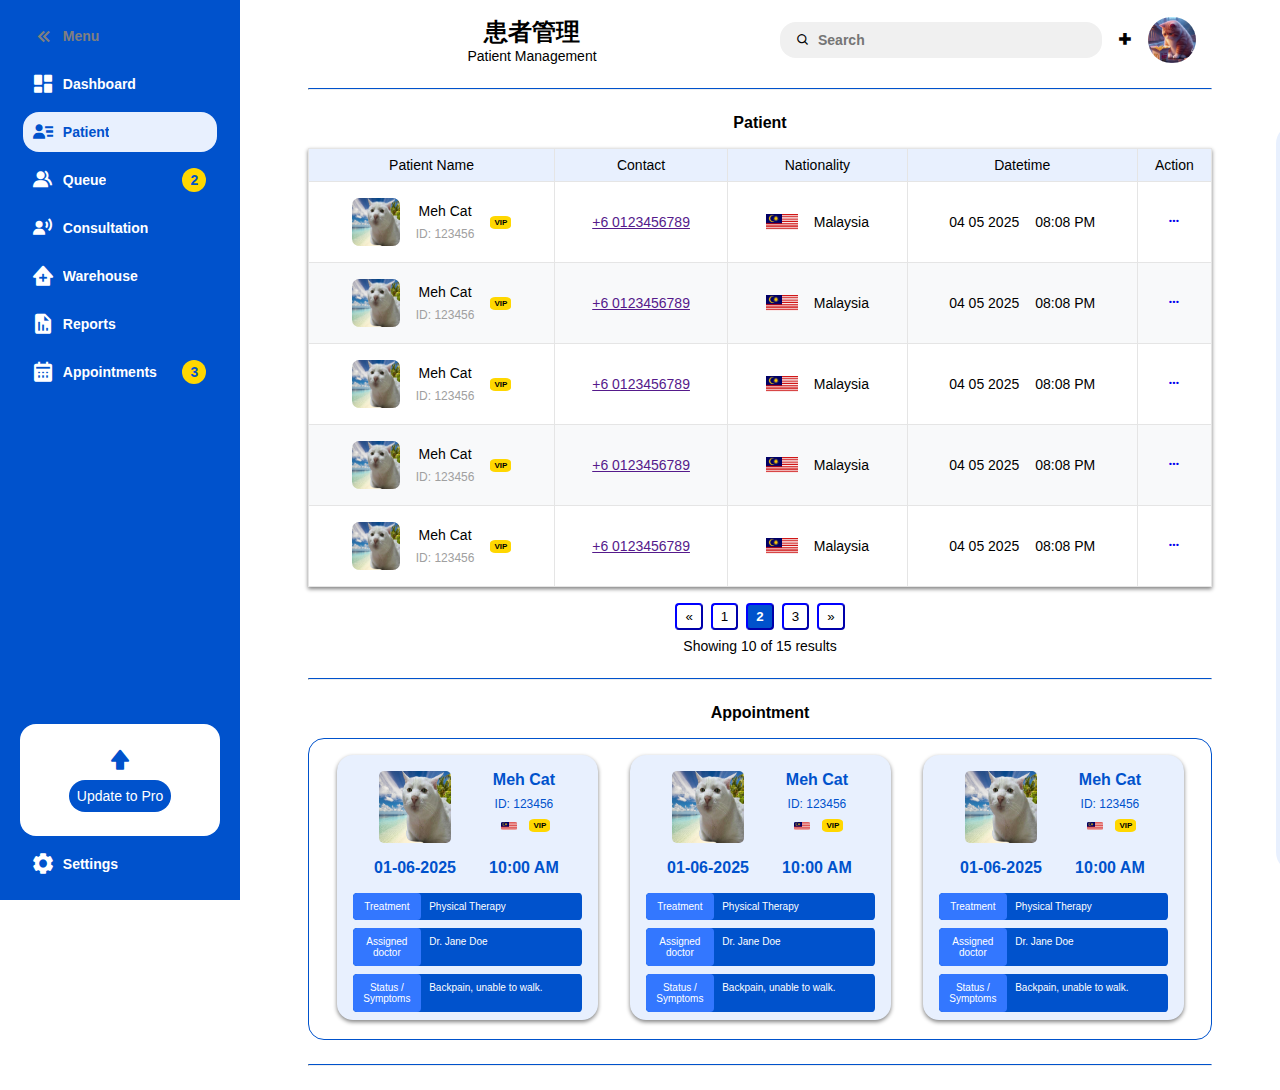
<file: html/index.html>
<!DOCTYPE html>
<html lang="en">
  <head>
    <meta charset="UTF-8" />
    <meta name="viewport" content="width=device-width, initial-scale=1.0" />
    <title>Patient Management</title>
    <link
      rel="stylesheet"
      href="https://unpkg.com/boxicons@2.1.4/css/boxicons.min.css"
    />
    <link rel="stylesheet" href="../css/styles.css" />
    <link
      rel="icon"
      href="https://encrypted-tbn0.gstatic.com/images?q=tbn:ANd9GcR_R_yXNKqVkZkUW6c4lOkwIxSi2nurpSeDGQ&s"
    />
  </head>
  <body>
    <!-- Navbar -->
    <header class="container flex gap-8 mobile-column">
      <div class="container flex flex-column">
        <div class="title-text">患者管理</div>
        <div class="subtitle-text">Patient Management</div>
      </div>

      <div class="container flex gap-8">
        <div class="search-bar container flex">
          <i class="bx bx-search"></i>
          <input type="text" placeholder="Search" />
        </div>
        <button
          href="#"
          class="btn btn-secondary btn-tooltip"
          data-tooltip="Add New Patient"
        >
          <i class="bx bx-plus-medical"></i>
        </button>
        <div class="user-image btn-tooltip" data-tooltip="Account">
          <img src="../images/friescat.jpg" alt="User Profile" />
        </div>
      </div>
    </header>

    <!-- Sidebar -->
    <aside class="sidebar">
      <nav>
        <ul class="flex flex-column gap-8">
          <li>
            <input type="checkbox" id="sidebar-checkbox" hidden />
            <label
              class="sidebar-item container flex cursor-pointer menu-sidebar btn-tooltip"
              data-tooltip="Menu"
              for="sidebar-checkbox"
            >
              <div class="flex gap-8">
                <i class="bx bx-chevrons-right"></i>
                <span>Menu</span>
              </div>
            </label>
          </li>

          <li>
            <a
              href="#"
              class="sidebar-item container flex btn-tooltip"
              data-tooltip="Dashboard"
            >
              <div class="flex gap-8">
                <i class="bx bxs-dashboard"></i>
                <span>Dashboard</span>
              </div>
            </a>
          </li>
          <li>
            <a
              href="#"
              class="sidebar-item container flex active btn-tooltip"
              data-tooltip="Patient"
            >
              <div class="flex gap-8">
                <i class="bx bxs-user-detail"></i>
                <span>Patient</span>
              </div>
            </a>
          </li>
          <li>
            <a
              href="#"
              class="sidebar-item container flex btn-tooltip"
              data-tooltip="Queue"
            >
              <div class="flex gap-8">
                <i class="bx bxs-group"></i>
                <span>Queue</span>
                <span class="counter-badge">2</span>
              </div>
            </a>
          </li>
          <li>
            <a
              href="#"
              class="sidebar-item container flex btn-tooltip"
              data-tooltip="Consultation"
            >
              <div class="flex gap-8">
                <i class="bx bxs-user-voice"></i>
                <span>Consultation</span>
              </div>
            </a>
          </li>
          <li>
            <a
              href="#"
              class="sidebar-item container flex btn-tooltip"
              data-tooltip="Warehouse"
            >
              <div class="flex gap-8">
                <i class="bx bxs-clinic"></i>
                <span>Warehouse</span>
              </div>
            </a>
          </li>
          <li>
            <a
              href="#"
              class="sidebar-item container flex btn-tooltip"
              data-tooltip="Reports"
            >
              <div class="flex gap-8">
                <i class="bx bxs-report"></i>
                <span>Reports</span>
              </div>
            </a>
          </li>
          <li>
            <a
              href="#"
              class="sidebar-item container flex btn-tooltip"
              data-tooltip="Appointments"
            >
              <div class="flex gap-8">
                <i class="bx bxs-calendar"></i>
                <span>Appointments</span>
                <span class="counter-badge">3</span>
              </div>
            </a>
          </li>

          <li>
            <a
              class="sidebar-item card container flex flex-column btn-tooltip"
              data-tooltip="Update to Pro"
            >
              <i class="bx bxs-upvote"></i>
              <button class="btn btn-primary text-nowrap">Update to Pro</button>
            </a>
          </li>

          <li>
            <a
              href="#"
              class="sidebar-item container flex btn-tooltip"
              data-tooltip="Settings"
            >
              <div class="flex gap-8">
                <i class="bx bxs-cog"></i>
                <span>Settings</span>
              </div>
            </a>
          </li>
        </ul>
      </nav>
    </aside>

    <!-- Main -->
    <main class="main-con container flex flex-column">
      <hr class="new1" />
      <div class="container flex text-16-b margin-tb-8">Patient</div>

      <!-- Table -->
      <div class="table-responsive shadow-table">
        <table class="table table-alt-row table-bordered table-hover">
          <thead>
            <tr>
              <th>Patient Name</th>
              <th>Contact</th>
              <th>Nationality</th>
              <th>Datetime</th>
              <th>Action</th>
            </tr>
          </thead>
          <tbody>
            <tr class="data-row">
              <td data-title="Patient Name">
                <a href="#meh-cat-detail" class="click-overlay"></a>
                <div class="patient-name container flex gap-16">
                  <img src="../images/mehcat-nbg.png" alt="mehcat" />
                  <div class="container flex flex-column gap-8 m-0 p-0 w-auto">
                    <div>Meh Cat</div>
                    <div class="text-12-muted">ID: 123456</div>
                  </div>
                  <div class="vip-badge">VIP</div>
                </div>
              </td>
              <td data-title="Contact">
                <div class="container flex gap-16">
                  <a href="">+6 0123456789</a>
                </div>
              </td>
              <td data-title="Nationality">
                <div class="container flex gap-16">
                  <img
                    class="flag"
                    src="../images/malaysia.png"
                    alt="Malaysia"
                  />
                  <p>Malaysia</p>
                </div>
              </td>
              <td data-title="Datetime">
                <div class="container flex gap-16">
                  <time>04 05 2025</time>
                  <time>08:08 PM</time>
                </div>
              </td>
              <td data-title="Action">
                <div class="container flex gap-16">
                  <a href="#">
                    <i class="bx bx-dots-horizontal-rounded"></i>
                  </a>
                </div>
              </td>
            </tr>
            <tr>
              <td data-title="Patient Name">
                <div class="patient-name container flex gap-16">
                  <img src="../images/mehcat-nbg.png" alt="mehcat" />
                  <div class="container flex flex-column gap-8 m-0 p-0 w-auto">
                    <div>Meh Cat</div>
                    <div class="text-12-muted">ID: 123456</div>
                  </div>
                  <div class="vip-badge">VIP</div>
                </div>
              </td>
              <td data-title="Contact">
                <div class="container flex gap-16">
                  <a href="">+6 0123456789</a>
                </div>
              </td>
              <td data-title="Nationality">
                <div class="container flex gap-16">
                  <img
                    class="flag"
                    src="../images/malaysia.png"
                    alt="Malaysia"
                  />
                  <p>Malaysia</p>
                </div>
              </td>
              <td data-title="Datetime">
                <div class="container flex gap-16">
                  <time>04 05 2025</time>
                  <time>08:08 PM</time>
                </div>
              </td>
              <td data-title="Action">
                <div class="container flex gap-16">
                  <a href="#">
                    <i class="bx bx-dots-horizontal-rounded"></i>
                  </a>
                </div>
              </td>
            </tr>
            <tr>
              <td data-title="Patient Name">
                <div class="patient-name container flex gap-16">
                  <img src="../images/mehcat-nbg.png" alt="mehcat" />
                  <div class="container flex flex-column gap-8 m-0 p-0 w-auto">
                    <div>Meh Cat</div>
                    <div class="text-12-muted">ID: 123456</div>
                  </div>
                  <div class="vip-badge">VIP</div>
                </div>
              </td>
              <td data-title="Contact">
                <div class="container flex gap-16">
                  <a href="">+6 0123456789</a>
                </div>
              </td>
              <td data-title="Nationality">
                <div class="container flex gap-16">
                  <img
                    class="flag"
                    src="../images/malaysia.png"
                    alt="Malaysia"
                  />
                  <p>Malaysia</p>
                </div>
              </td>
              <td data-title="Datetime">
                <div class="container flex gap-16">
                  <time>04 05 2025</time>
                  <time>08:08 PM</time>
                </div>
              </td>
              <td data-title="Action">
                <div class="container flex gap-16">
                  <a href="#">
                    <i class="bx bx-dots-horizontal-rounded"></i>
                  </a>
                </div>
              </td>
            </tr>
            <tr>
              <td data-title="Patient Name">
                <div class="patient-name container flex gap-16">
                  <img src="../images/mehcat-nbg.png" alt="mehcat" />
                  <div class="container flex flex-column gap-8 m-0 p-0 w-auto">
                    <div>Meh Cat</div>
                    <div class="text-12-muted">ID: 123456</div>
                  </div>
                  <div class="vip-badge">VIP</div>
                </div>
              </td>
              <td data-title="Contact">
                <div class="container flex gap-16">
                  <a href="">+6 0123456789</a>
                </div>
              </td>
              <td data-title="Nationality">
                <div class="container flex gap-16">
                  <img
                    class="flag"
                    src="../images/malaysia.png"
                    alt="Malaysia"
                  />
                  <p>Malaysia</p>
                </div>
              </td>
              <td data-title="Datetime">
                <div class="container flex gap-16">
                  <time>04 05 2025</time>
                  <time>08:08 PM</time>
                </div>
              </td>
              <td data-title="Action">
                <div class="container flex gap-16">
                  <a href="#">
                    <i class="bx bx-dots-horizontal-rounded"></i>
                  </a>
                </div>
              </td>
            </tr>
            <tr>
              <td data-title="Patient Name">
                <div class="patient-name container flex gap-16">
                  <img src="../images/mehcat-nbg.png" alt="mehcat" />
                  <div class="container flex flex-column gap-8 m-0 p-0 w-auto">
                    <div>Meh Cat</div>
                    <div class="text-12-muted">ID: 123456</div>
                  </div>
                  <div class="vip-badge">VIP</div>
                </div>
              </td>
              <td data-title="Contact">
                <div class="container flex gap-16">
                  <a href="">+6 0123456789</a>
                </div>
              </td>
              <td data-title="Nationality">
                <div class="container flex gap-16">
                  <img
                    class="flag"
                    src="../images/malaysia.png"
                    alt="Malaysia"
                  />
                  <p>Malaysia</p>
                </div>
              </td>
              <td data-title="Datetime">
                <div class="container flex gap-16">
                  <time>04 05 2025</time>
                  <time>08:08 PM</time>
                </div>
              </td>
              <td data-title="Action">
                <div class="container flex gap-16">
                  <a href="#">
                    <i class="bx bx-dots-horizontal-rounded"></i>
                  </a>
                </div>
              </td>
            </tr>
          </tbody>
        </table>
      </div>

      <div class="container flex flex-column gap-8 margin-tb-8">
        <div class="pagination">
          <button class="btn-secondary" href="#">&laquo;</button>
          <button class="btn-secondary" href="#">1</button>
          <button class="btn-secondary active" href="#">2</button>
          <button class="btn-secondary" href="#">3</button>
          <button class="btn-secondary" href="#">&raquo;</button>
        </div>
        <p class="m-0">Showing 10 of 15 results</p>
      </div>

      <hr class="new1" />

      <!-- Appointment Card -->
      <div class="container flex text-16-b margin-tb-8">Appointment</div>
      <div class="appointment-card-con container flex flex-wrap">
        <div class="appointment-card">
          <div class="flex flex gap-16">
            <div class="top-app">
              <div class="image-app">
                <img src="../images/mehcat-nbg.png" alt="mehcat" />
              </div>
              <div class="time-app">
                <time>01-06-2025</time>
              </div>
            </div>
            <div class="top-app">
              <div class="title-app gap-8">
                <span class="name-app">Meh Cat</span>
                <span class="id-app">ID: 123456</span>
                <div class="flex gap-8 justify-center">
                  <img
                    class="vip-badge"
                    src="../images/malaysia.png"
                    alt="Malaysia"
                  />
                  <span class="vip-badge">VIP</span>
                </div>
              </div>
              <div class="time-app">
                <time>10:00 AM</time>
              </div>
            </div>
          </div>
          <div class="detail-app">
            <div class="line-app">
              <span class="key-app">Treatment</span>
              <span class="value-app">Physical Therapy</span>
            </div>
            <div class="line-app">
              <span class="key-app">Assigned doctor</span>
              <span class="value-app">Dr. Jane Doe</span>
            </div>
            <div class="line-app">
              <span class="key-app">Status / Symptoms</span>
              <span class="value-app">Backpain, unable to walk.</span>
            </div>
          </div>
        </div>
        <div class="appointment-card">
          <div class="flex flex gap-16">
            <div class="top-app">
              <div class="image-app">
                <img src="../images/mehcat-nbg.png" alt="mehcat" />
              </div>
              <div class="time-app">
                <time>01-06-2025</time>
              </div>
            </div>
            <div class="top-app">
              <div class="title-app gap-8">
                <span class="name-app">Meh Cat</span>
                <span class="id-app">ID: 123456</span>
                <div class="flex gap-8 justify-center">
                  <img
                    class="vip-badge"
                    src="../images/malaysia.png"
                    alt="Malaysia"
                  />
                  <span class="vip-badge">VIP</span>
                </div>
              </div>
              <div class="time-app">
                <time>10:00 AM</time>
              </div>
            </div>
          </div>
          <div class="detail-app">
            <div class="line-app">
              <span class="key-app">Treatment</span>
              <span class="value-app">Physical Therapy</span>
            </div>
            <div class="line-app">
              <span class="key-app">Assigned doctor</span>
              <span class="value-app">Dr. Jane Doe</span>
            </div>
            <div class="line-app">
              <span class="key-app">Status / Symptoms</span>
              <span class="value-app">Backpain, unable to walk.</span>
            </div>
          </div>
        </div>
        <div class="appointment-card">
          <div class="flex flex gap-16">
            <div class="top-app">
              <div class="image-app">
                <img src="../images/mehcat-nbg.png" alt="mehcat" />
              </div>
              <div class="time-app">
                <time>01-06-2025</time>
              </div>
            </div>
            <div class="top-app">
              <div class="title-app gap-8">
                <span class="name-app">Meh Cat</span>
                <span class="id-app">ID: 123456</span>
                <div class="flex gap-8 justify-center">
                  <img
                    class="vip-badge"
                    src="../images/malaysia.png"
                    alt="Malaysia"
                  />
                  <span class="vip-badge">VIP</span>
                </div>
              </div>
              <div class="time-app">
                <time>10:00 AM</time>
              </div>
            </div>
          </div>
          <div class="detail-app">
            <div class="line-app">
              <span class="key-app">Treatment</span>
              <span class="value-app">Physical Therapy</span>
            </div>
            <div class="line-app">
              <span class="key-app">Assigned doctor</span>
              <span class="value-app">Dr. Jane Doe</span>
            </div>
            <div class="line-app">
              <span class="key-app">Status / Symptoms</span>
              <span class="value-app">Backpain, unable to walk.</span>
            </div>
          </div>
        </div>
        <div class="appointment-card">
          <div class="flex flex gap-16">
            <div class="top-app">
              <div class="image-app">
                <img src="../images/mehcat-nbg.png" alt="mehcat" />
              </div>
              <div class="time-app">
                <time>01-06-2025</time>
              </div>
            </div>
            <div class="top-app">
              <div class="title-app gap-8">
                <span class="name-app">Meh Cat</span>
                <span class="id-app">ID: 123456</span>
                <div class="flex gap-8 justify-center">
                  <img
                    class="vip-badge"
                    src="../images/malaysia.png"
                    alt="Malaysia"
                  />
                  <span class="vip-badge">VIP</span>
                </div>
              </div>
              <div class="time-app">
                <time>10:00 AM</time>
              </div>
            </div>
          </div>
          <div class="detail-app">
            <div class="line-app">
              <span class="key-app">Treatment</span>
              <span class="value-app">Physical Therapy</span>
            </div>
            <div class="line-app">
              <span class="key-app">Assigned doctor</span>
              <span class="value-app">Dr. Jane Doe</span>
            </div>
            <div class="line-app">
              <span class="key-app">Status / Symptoms</span>
              <span class="value-app">Backpain, unable to walk.</span>
            </div>
          </div>
        </div>
        <div class="appointment-card">
          <div class="flex flex gap-16">
            <div class="top-app">
              <div class="image-app">
                <img src="../images/mehcat-nbg.png" alt="mehcat" />
              </div>
              <div class="time-app">
                <time>01-06-2025</time>
              </div>
            </div>
            <div class="top-app">
              <div class="title-app gap-8">
                <span class="name-app">Meh Cat</span>
                <span class="id-app">ID: 123456</span>
                <div class="flex gap-8 justify-center">
                  <img
                    class="vip-badge"
                    src="../images/malaysia.png"
                    alt="Malaysia"
                  />
                  <span class="vip-badge">VIP</span>
                </div>
              </div>
              <div class="time-app">
                <time>10:00 AM</time>
              </div>
            </div>
          </div>
          <div class="detail-app">
            <div class="line-app">
              <span class="key-app">Treatment</span>
              <span class="value-app">Physical Therapy</span>
            </div>
            <div class="line-app">
              <span class="key-app">Assigned doctor</span>
              <span class="value-app">Dr. Jane Doe</span>
            </div>
            <div class="line-app">
              <span class="key-app">Status / Symptoms</span>
              <span class="value-app">Backpain, unable to walk.</span>
            </div>
          </div>
        </div>
        <div class="appointment-card">
          <div class="flex flex gap-16">
            <div class="top-app">
              <div class="image-app">
                <img src="../images/mehcat-nbg.png" alt="mehcat" />
              </div>
              <div class="time-app">
                <time>01-06-2025</time>
              </div>
            </div>
            <div class="top-app">
              <div class="title-app gap-8">
                <span class="name-app">Meh Cat</span>
                <span class="id-app">ID: 123456</span>
                <div class="flex gap-8 justify-center">
                  <img
                    class="vip-badge"
                    src="../images/malaysia.png"
                    alt="Malaysia"
                  />
                  <span class="vip-badge">VIP</span>
                </div>
              </div>
              <div class="time-app">
                <time>10:00 AM</time>
              </div>
            </div>
          </div>
          <div class="detail-app">
            <div class="line-app">
              <span class="key-app">Treatment</span>
              <span class="value-app">Physical Therapy</span>
            </div>
            <div class="line-app">
              <span class="key-app">Assigned doctor</span>
              <span class="value-app">Dr. Jane Doe</span>
            </div>
            <div class="line-app">
              <span class="key-app">Status / Symptoms</span>
              <span class="value-app">Backpain, unable to walk.</span>
            </div>
          </div>
        </div>
        <div class="appointment-card">
          <div class="flex flex gap-16">
            <div class="top-app">
              <div class="image-app">
                <img src="../images/mehcat-nbg.png" alt="mehcat" />
              </div>
              <div class="time-app">
                <time>01-06-2025</time>
              </div>
            </div>
            <div class="top-app">
              <div class="title-app gap-8">
                <span class="name-app">Meh Cat</span>
                <span class="id-app">ID: 123456</span>
                <div class="flex gap-8 justify-center">
                  <img
                    class="vip-badge"
                    src="../images/malaysia.png"
                    alt="Malaysia"
                  />
                  <span class="vip-badge">VIP</span>
                </div>
              </div>
              <div class="time-app">
                <time>10:00 AM</time>
              </div>
            </div>
          </div>
          <div class="detail-app">
            <div class="line-app">
              <span class="key-app">Treatment</span>
              <span class="value-app">Physical Therapy</span>
            </div>
            <div class="line-app">
              <span class="key-app">Assigned doctor</span>
              <span class="value-app">Dr. Jane Doe</span>
            </div>
            <div class="line-app">
              <span class="key-app">Status / Symptoms</span>
              <span class="value-app">Backpain, unable to walk.</span>
            </div>
          </div>
        </div>
      </div>
      <hr class="new1 last-line" />
    </main>
    <!-- Slide-in Right Panel -->
    <aside id="meh-cat-detail" class="patient-detail-panel">
      <a href="#" class="close-panel btn btn-close">
        <i class="bx bx-window-close"></i>
      </a>
      <div class="container flex flex-column gap-8">
        <div class="container flex text-16-b">Detail</div>
        <div class="patient-name container flex gap-16">
          <img src="../images/mehcat-nbg.png" alt="mehcat" />
          <div class="container flex flex-column justify-left m-0 gap-8 w-auto">
            <div>Meh Cat</div>
            <div class="text-12-muted">ID: 123456</div>
            <div class="vip-badge">VIP</div>
            <div class="container m-0 p-0 flex gap-8">
              <img class="flag" src="../images/malaysia.png" alt="Malaysia" />
              <span>Malaysia</span>
            </div>
          </div>
        </div>
        <div class="panel-items">
          <div class="container flex gap-16 w-auto">
            <i class="bx bxs-phone"></i>
            <a href="#">+6 0123456789</a>
          </div>
          <div class="container flex gap-16 w-auto">
            <i class="bx bxs-envelope"></i>
            <a href="#">mehcat@gmail.com</a>
          </div>
          <div class="container flex gap-16 w-auto">
            <i class="bx bxs-cake"></i>
            <time>01-04-2020</time>
            <span>5 y/o</span>
          </div>

          <div class="container flex gap-16 w-auto">
            <i class="bx bx-id-card"></i>
            <span>200401-14-1111</span>
            <span>NRIC</span>
          </div>

          <div class="container flex gap-16 w-auto">
            <i class="bx bxs-briefcase"></i>
            <span>Life guard</span>
          </div>
          <div class="container flex gap-16 w-auto">
            <i class="bx bxs-calendar-edit"></i>
            <time>31-01-2025</time>
            <span>4 months ago</span>
          </div>
          <div class="container flex gap-16 w-auto">
            <i class="bx bxs-edit"></i>
            <div>Allegic to shellfish</div>
          </div>
        </div>
      </div>
    </aside>

    <script src="../js/script.js"></script>
  </body>
</html>
</file>
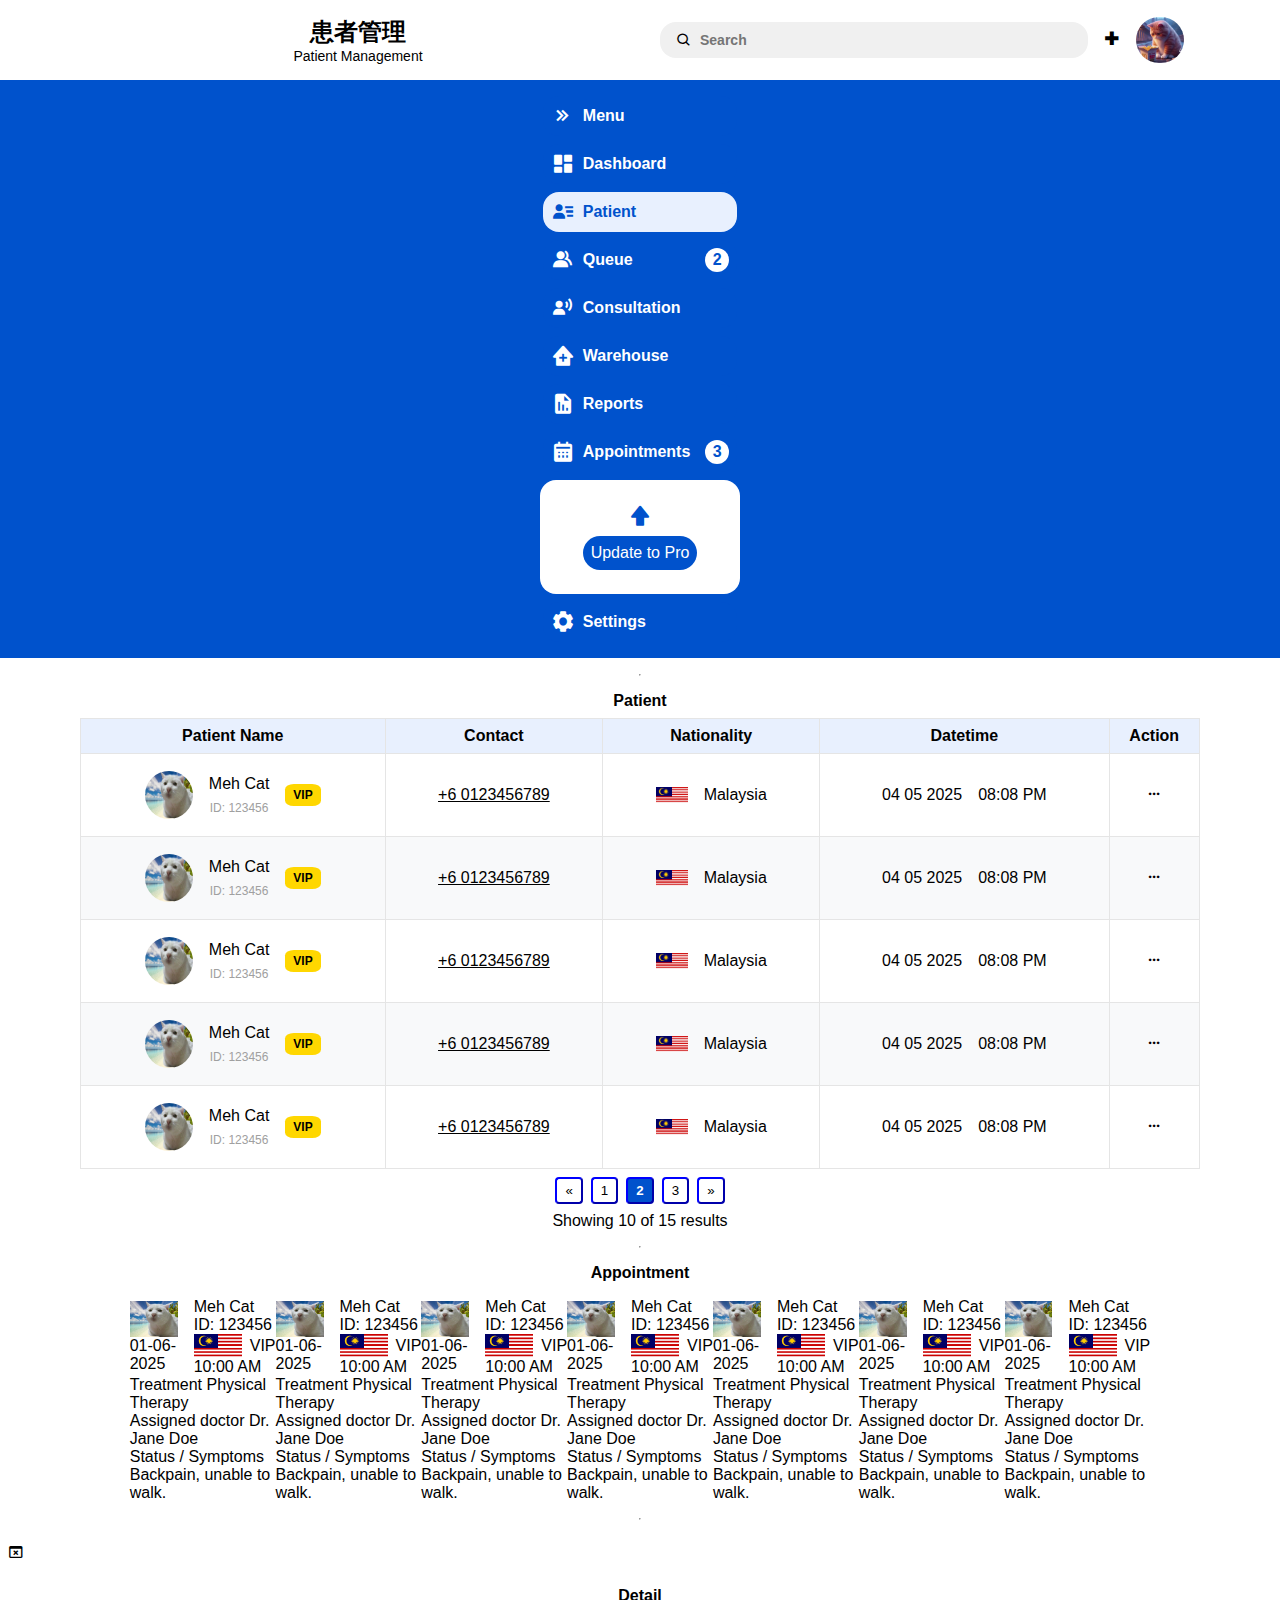
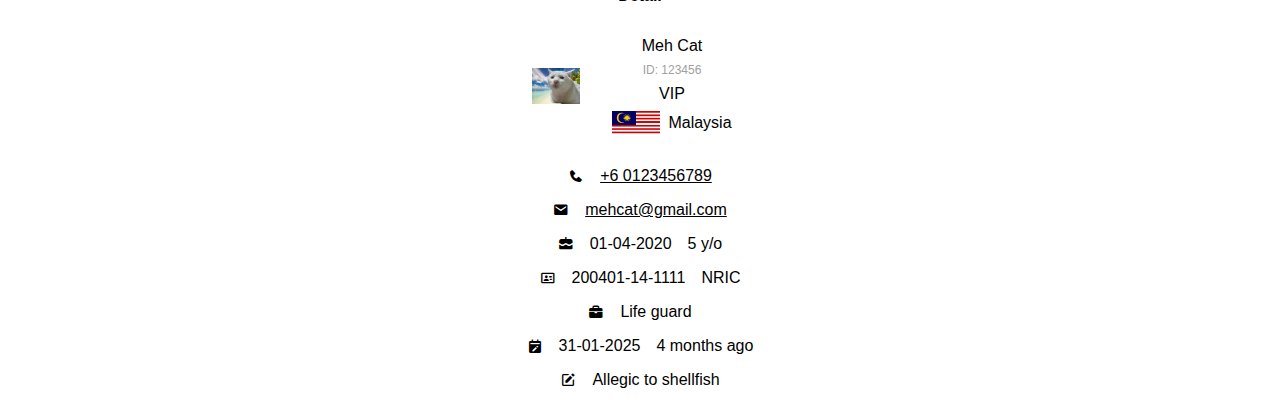
<file: html/index_2.html>
<!DOCTYPE html>
<html lang="en">
  <head>
    <meta charset="UTF-8" />
    <meta name="viewport" content="width=device-width, initial-scale=1.0" />
    <title>Patient Management</title>
    <link
      href="https://unpkg.com/boxicons@2.1.4/css/boxicons.min.css"
      rel="stylesheet"
    />
    <link rel="stylesheet" href="../css/styles_2.css" />
  </head>
  <body class="sb-expanded">
    <!-- Navbar -->
    <header class="container flex gap-8">
      <div class="container flex flex-column">
        <div class="title-text">患者管理</div>
        <div class="subtitle-text">Patient Management</div>
      </div>

      <div class="container flex gap-8">
        <div class="search-bar container flex">
          <i class="bx bx-search"></i>
          <input type="text" placeholder="Search" />
        </div>
        <button
          href="#"
          class="btn btn-secondary btn-tooltip"
          data-tooltip="Add New Patient"
        >
          <i class="bx bx-plus-medical"></i>
        </button>
        <div class="user-image btn-tooltip" data-tooltip="Account">
          <img src="../images/friescat.jpg" alt="User Profile" />
        </div>
      </div>
    </header>

    <!-- Sidebar -->
    <aside class="side-bar">
      <nav>
        <ul class="flex flex-column gap-8">
          <li>
            <input type="checkbox" id="menu-cb" hidden />
            <label
              class="side-bar-item container flex cursor-pointer"
              data-tooltip="Menu"
              for="menu-cb"
            >
              <div class="flex gap-8">
                <i class="bx bx-chevrons-right"></i>
                <span>Menu</span>
              </div>
            </label>
          </li>

          <li>
            <a
              href="#"
              class="side-bar-item container flex"
              data-tooltip="Dashboard"
            >
              <div class="flex gap-8">
                <i class="bx bxs-dashboard"></i>
                <span>Dashboard</span>
              </div>
            </a>
          </li>
          <li>
            <a
              href="#"
              class="side-bar-item container flex active"
              data-tooltip="Patient"
            >
              <div class="flex gap-8">
                <i class="bx bxs-user-detail"></i>
                <span>Patient</span>
              </div>
            </a>
          </li>
          <li>
            <a
              href="#"
              class="side-bar-item container flex"
              data-tooltip="Queue"
            >
              <div class="flex gap-8">
                <i class="bx bxs-group"></i>
                <span>Queue</span>
                <span class="counter-badge">2</span>
              </div>
            </a>
          </li>
          <li>
            <a
              href="#"
              class="side-bar-item container flex"
              data-tooltip="Consultation"
            >
              <div class="flex gap-8">
                <i class="bx bxs-user-voice"></i>
                <span>Consultation</span>
              </div>
            </a>
          </li>
          <li>
            <a
              href="#"
              class="side-bar-item container flex"
              data-tooltip="Warehouse"
            >
              <div class="flex gap-8">
                <i class="bx bxs-clinic"></i>
                <span>Warehouse</span>
              </div>
            </a>
          </li>
          <li>
            <a
              href="#"
              class="side-bar-item container flex"
              data-tooltip="Reports"
            >
              <div class="flex gap-8">
                <i class="bx bxs-report"></i>
                <span>Reports</span>
              </div>
            </a>
          </li>
          <li>
            <a
              href="#"
              class="side-bar-item container flex"
              data-tooltip="Appointments"
            >
              <div class="flex gap-8">
                <i class="bx bxs-calendar"></i>
                <span>Appointments</span>
                <span class="counter-badge">3</span>
              </div>
            </a>
          </li>

          <li>
            <a
              class="side-bar-item card container flex flex-column"
              data-tooltip="Update to Pro"
            >
              <i class="bx bxs-upvote"></i>
              <button class="btn btn-primary">Update to Pro</button>
            </a>
          </li>

          <li>
            <a
              href="#"
              class="side-bar-item container flex"
              data-tooltip="Settings"
            >
              <div class="flex gap-8">
                <i class="bx bxs-cog"></i>
                <span>Settings</span>
              </div>
            </a>
          </li>
        </ul>
      </nav>
    </aside>

    <!-- Main -->
    <main class="main-con container flex flex-column">
      <div class="overlay"></div>
      <hr class="new1" />
      <div class="container flex text-16-b">Patient</div>

      <!-- Table -->
      <div class="table-responsive">
        <table class="table table-alt-row table-bordered table-hover">
          <thead>
            <tr>
              <th>Patient Name</th>
              <th>Contact</th>
              <th>Nationality</th>
              <th>Datetime</th>
              <th>Action</th>
            </tr>
          </thead>
          <tbody>
            <tr class="data-row">
              <td data-title="Patient Name">
                <a href="#meh-cat-detail" class="click-overlay"></a>
                <div class="patient-name container flex gap-16">
                  <img src="../images/mehcat-nbg.png" alt="mehcat" />
                  <div class="container flex flex-column gap-8 m-0 p-0 w-auto">
                    <div>Meh Cat</div>
                    <div class="text-12-muted">ID: 123456</div>
                  </div>
                  <div class="vip-badge">VIP</div>
                </div>
              </td>
              <td data-title="Contact">
                <div class="container flex gap-16">
                  <a href="">+6 0123456789</a>
                </div>
              </td>
              <td data-title="Nationality">
                <div class="container flex gap-16">
                  <img
                    class="flag"
                    src="../images/malaysia.png"
                    alt="Malaysia"
                  />
                  <p>Malaysia</p>
                </div>
              </td>
              <td data-title="Datetime">
                <div class="container flex gap-16">
                  <time>04 05 2025</time>
                  <time>08:08 PM</time>
                </div>
              </td>
              <td data-title="Action">
                <div class="container flex gap-16">
                  <a href="#">
                    <i class="bx bx-dots-horizontal-rounded"></i>
                  </a>
                </div>
              </td>
            </tr>
            <tr>
              <td data-title="Patient Name">
                <div class="patient-name container flex gap-16">
                  <img src="../images/mehcat-nbg.png" alt="mehcat" />
                  <div class="container flex flex-column gap-8 m-0 p-0 w-auto">
                    <div>Meh Cat</div>
                    <div class="text-12-muted">ID: 123456</div>
                  </div>
                  <div class="vip-badge">VIP</div>
                </div>
              </td>
              <td data-title="Contact">
                <div class="container flex gap-16">
                  <a href="">+6 0123456789</a>
                </div>
              </td>
              <td data-title="Nationality">
                <div class="container flex gap-16">
                  <img
                    class="flag"
                    src="../images/malaysia.png"
                    alt="Malaysia"
                  />
                  <p>Malaysia</p>
                </div>
              </td>
              <td data-title="Datetime">
                <div class="container flex gap-16">
                  <time>04 05 2025</time>
                  <time>08:08 PM</time>
                </div>
              </td>
              <td data-title="Action">
                <div class="container flex gap-16">
                  <a href="#">
                    <i class="bx bx-dots-horizontal-rounded"></i>
                  </a>
                </div>
              </td>
            </tr>
            <tr>
              <td data-title="Patient Name">
                <div class="patient-name container flex gap-16">
                  <img src="../images/mehcat-nbg.png" alt="mehcat" />
                  <div class="container flex flex-column gap-8 m-0 p-0 w-auto">
                    <div>Meh Cat</div>
                    <div class="text-12-muted">ID: 123456</div>
                  </div>
                  <div class="vip-badge">VIP</div>
                </div>
              </td>
              <td data-title="Contact">
                <div class="container flex gap-16">
                  <a href="">+6 0123456789</a>
                </div>
              </td>
              <td data-title="Nationality">
                <div class="container flex gap-16">
                  <img
                    class="flag"
                    src="../images/malaysia.png"
                    alt="Malaysia"
                  />
                  <p>Malaysia</p>
                </div>
              </td>
              <td data-title="Datetime">
                <div class="container flex gap-16">
                  <time>04 05 2025</time>
                  <time>08:08 PM</time>
                </div>
              </td>
              <td data-title="Action">
                <div class="container flex gap-16">
                  <a href="#">
                    <i class="bx bx-dots-horizontal-rounded"></i>
                  </a>
                </div>
              </td>
            </tr>
            <tr>
              <td data-title="Patient Name">
                <div class="patient-name container flex gap-16">
                  <img src="../images/mehcat-nbg.png" alt="mehcat" />
                  <div class="container flex flex-column gap-8 m-0 p-0 w-auto">
                    <div>Meh Cat</div>
                    <div class="text-12-muted">ID: 123456</div>
                  </div>
                  <div class="vip-badge">VIP</div>
                </div>
              </td>
              <td data-title="Contact">
                <div class="container flex gap-16">
                  <a href="">+6 0123456789</a>
                </div>
              </td>
              <td data-title="Nationality">
                <div class="container flex gap-16">
                  <img
                    class="flag"
                    src="../images/malaysia.png"
                    alt="Malaysia"
                  />
                  <p>Malaysia</p>
                </div>
              </td>
              <td data-title="Datetime">
                <div class="container flex gap-16">
                  <time>04 05 2025</time>
                  <time>08:08 PM</time>
                </div>
              </td>
              <td data-title="Action">
                <div class="container flex gap-16">
                  <a href="#">
                    <i class="bx bx-dots-horizontal-rounded"></i>
                  </a>
                </div>
              </td>
            </tr>
            <tr>
              <td data-title="Patient Name">
                <div class="patient-name container flex gap-16">
                  <img src="../images/mehcat-nbg.png" alt="mehcat" />
                  <div class="container flex flex-column gap-8 m-0 p-0 w-auto">
                    <div>Meh Cat</div>
                    <div class="text-12-muted">ID: 123456</div>
                  </div>
                  <div class="vip-badge">VIP</div>
                </div>
              </td>
              <td data-title="Contact">
                <div class="container flex gap-16">
                  <a href="">+6 0123456789</a>
                </div>
              </td>
              <td data-title="Nationality">
                <div class="container flex gap-16">
                  <img
                    class="flag"
                    src="../images/malaysia.png"
                    alt="Malaysia"
                  />
                  <p>Malaysia</p>
                </div>
              </td>
              <td data-title="Datetime">
                <div class="container flex gap-16">
                  <time>04 05 2025</time>
                  <time>08:08 PM</time>
                </div>
              </td>
              <td data-title="Action">
                <div class="container flex gap-16">
                  <a href="#">
                    <i class="bx bx-dots-horizontal-rounded"></i>
                  </a>
                </div>
              </td>
            </tr>
          </tbody>
        </table>
      </div>

      <div class="container flex flex-column gap-8">
        <div class="pagination">
          <button class="btn-secondary" href="#">&laquo;</button>
          <button class="btn-secondary" href="#">1</button>
          <button class="btn-secondary active" href="#">2</button>
          <button class="btn-secondary" href="#">3</button>
          <button class="btn-secondary" href="#">&raquo;</button>
        </div>
        <p class="m-0">Showing 10 of 15 results</p>
      </div>

      <hr class="new1" />

      <!-- Appointment Card -->
      <div class="container flex text-16-b">Appointment</div>
      <div class="appointment-card-con container flex flex-wrap">
        <div class="appointment-card">
          <div class="flex flex gap-16">
            <div class="top-app">
              <div class="image-app">
                <img src="../images/mehcat-nbg.png" alt="mehcat" />
              </div>
              <div class="time-app">
                <time>01-06-2025</time>
              </div>
            </div>
            <div class="top-app">
              <div class="title-app gap-8">
                <span class="name-app">Meh Cat</span>
                <span class="id-app">ID: 123456</span>
                <div class="flex gap-8 justify-center">
                  <img
                    class="vip-badge"
                    src="../images/malaysia.png"
                    alt="Malaysia"
                  />
                  <span class="vip-badge">VIP</span>
                </div>
              </div>
              <div class="time-app">
                <time>10:00 AM</time>
              </div>
            </div>
          </div>
          <div class="detail-app">
            <div class="line-app">
              <span class="key-app">Treatment</span>
              <span class="value-app">Physical Therapy</span>
            </div>
            <div class="line-app">
              <span class="key-app">Assigned doctor</span>
              <span class="value-app">Dr. Jane Doe</span>
            </div>
            <div class="line-app">
              <span class="key-app">Status / Symptoms</span>
              <span class="value-app">Backpain, unable to walk.</span>
            </div>
          </div>
        </div>
        <div class="appointment-card">
          <div class="flex flex gap-16">
            <div class="top-app">
              <div class="image-app">
                <img src="../images/mehcat-nbg.png" alt="mehcat" />
              </div>
              <div class="time-app">
                <time>01-06-2025</time>
              </div>
            </div>
            <div class="top-app">
              <div class="title-app gap-8">
                <span class="name-app">Meh Cat</span>
                <span class="id-app">ID: 123456</span>
                <div class="flex gap-8 justify-center">
                  <img
                    class="vip-badge"
                    src="../images/malaysia.png"
                    alt="Malaysia"
                  />
                  <span class="vip-badge">VIP</span>
                </div>
              </div>
              <div class="time-app">
                <time>10:00 AM</time>
              </div>
            </div>
          </div>
          <div class="detail-app">
            <div class="line-app">
              <span class="key-app">Treatment</span>
              <span class="value-app">Physical Therapy</span>
            </div>
            <div class="line-app">
              <span class="key-app">Assigned doctor</span>
              <span class="value-app">Dr. Jane Doe</span>
            </div>
            <div class="line-app">
              <span class="key-app">Status / Symptoms</span>
              <span class="value-app">Backpain, unable to walk.</span>
            </div>
          </div>
        </div>
        <div class="appointment-card">
          <div class="flex flex gap-16">
            <div class="top-app">
              <div class="image-app">
                <img src="../images/mehcat-nbg.png" alt="mehcat" />
              </div>
              <div class="time-app">
                <time>01-06-2025</time>
              </div>
            </div>
            <div class="top-app">
              <div class="title-app gap-8">
                <span class="name-app">Meh Cat</span>
                <span class="id-app">ID: 123456</span>
                <div class="flex gap-8 justify-center">
                  <img
                    class="vip-badge"
                    src="../images/malaysia.png"
                    alt="Malaysia"
                  />
                  <span class="vip-badge">VIP</span>
                </div>
              </div>
              <div class="time-app">
                <time>10:00 AM</time>
              </div>
            </div>
          </div>
          <div class="detail-app">
            <div class="line-app">
              <span class="key-app">Treatment</span>
              <span class="value-app">Physical Therapy</span>
            </div>
            <div class="line-app">
              <span class="key-app">Assigned doctor</span>
              <span class="value-app">Dr. Jane Doe</span>
            </div>
            <div class="line-app">
              <span class="key-app">Status / Symptoms</span>
              <span class="value-app">Backpain, unable to walk.</span>
            </div>
          </div>
        </div>
        <div class="appointment-card">
          <div class="flex flex gap-16">
            <div class="top-app">
              <div class="image-app">
                <img src="../images/mehcat-nbg.png" alt="mehcat" />
              </div>
              <div class="time-app">
                <time>01-06-2025</time>
              </div>
            </div>
            <div class="top-app">
              <div class="title-app gap-8">
                <span class="name-app">Meh Cat</span>
                <span class="id-app">ID: 123456</span>
                <div class="flex gap-8 justify-center">
                  <img
                    class="vip-badge"
                    src="../images/malaysia.png"
                    alt="Malaysia"
                  />
                  <span class="vip-badge">VIP</span>
                </div>
              </div>
              <div class="time-app">
                <time>10:00 AM</time>
              </div>
            </div>
          </div>
          <div class="detail-app">
            <div class="line-app">
              <span class="key-app">Treatment</span>
              <span class="value-app">Physical Therapy</span>
            </div>
            <div class="line-app">
              <span class="key-app">Assigned doctor</span>
              <span class="value-app">Dr. Jane Doe</span>
            </div>
            <div class="line-app">
              <span class="key-app">Status / Symptoms</span>
              <span class="value-app">Backpain, unable to walk.</span>
            </div>
          </div>
        </div>
        <div class="appointment-card">
          <div class="flex flex gap-16">
            <div class="top-app">
              <div class="image-app">
                <img src="../images/mehcat-nbg.png" alt="mehcat" />
              </div>
              <div class="time-app">
                <time>01-06-2025</time>
              </div>
            </div>
            <div class="top-app">
              <div class="title-app gap-8">
                <span class="name-app">Meh Cat</span>
                <span class="id-app">ID: 123456</span>
                <div class="flex gap-8 justify-center">
                  <img
                    class="vip-badge"
                    src="../images/malaysia.png"
                    alt="Malaysia"
                  />
                  <span class="vip-badge">VIP</span>
                </div>
              </div>
              <div class="time-app">
                <time>10:00 AM</time>
              </div>
            </div>
          </div>
          <div class="detail-app">
            <div class="line-app">
              <span class="key-app">Treatment</span>
              <span class="value-app">Physical Therapy</span>
            </div>
            <div class="line-app">
              <span class="key-app">Assigned doctor</span>
              <span class="value-app">Dr. Jane Doe</span>
            </div>
            <div class="line-app">
              <span class="key-app">Status / Symptoms</span>
              <span class="value-app">Backpain, unable to walk.</span>
            </div>
          </div>
        </div>
        <div class="appointment-card">
          <div class="flex flex gap-16">
            <div class="top-app">
              <div class="image-app">
                <img src="../images/mehcat-nbg.png" alt="mehcat" />
              </div>
              <div class="time-app">
                <time>01-06-2025</time>
              </div>
            </div>
            <div class="top-app">
              <div class="title-app gap-8">
                <span class="name-app">Meh Cat</span>
                <span class="id-app">ID: 123456</span>
                <div class="flex gap-8 justify-center">
                  <img
                    class="vip-badge"
                    src="../images/malaysia.png"
                    alt="Malaysia"
                  />
                  <span class="vip-badge">VIP</span>
                </div>
              </div>
              <div class="time-app">
                <time>10:00 AM</time>
              </div>
            </div>
          </div>
          <div class="detail-app">
            <div class="line-app">
              <span class="key-app">Treatment</span>
              <span class="value-app">Physical Therapy</span>
            </div>
            <div class="line-app">
              <span class="key-app">Assigned doctor</span>
              <span class="value-app">Dr. Jane Doe</span>
            </div>
            <div class="line-app">
              <span class="key-app">Status / Symptoms</span>
              <span class="value-app">Backpain, unable to walk.</span>
            </div>
          </div>
        </div>
        <div class="appointment-card">
          <div class="flex flex gap-16">
            <div class="top-app">
              <div class="image-app">
                <img src="../images/mehcat-nbg.png" alt="mehcat" />
              </div>
              <div class="time-app">
                <time>01-06-2025</time>
              </div>
            </div>
            <div class="top-app">
              <div class="title-app gap-8">
                <span class="name-app">Meh Cat</span>
                <span class="id-app">ID: 123456</span>
                <div class="flex gap-8 justify-center">
                  <img
                    class="vip-badge"
                    src="../images/malaysia.png"
                    alt="Malaysia"
                  />
                  <span class="vip-badge">VIP</span>
                </div>
              </div>
              <div class="time-app">
                <time>10:00 AM</time>
              </div>
            </div>
          </div>
          <div class="detail-app">
            <div class="line-app">
              <span class="key-app">Treatment</span>
              <span class="value-app">Physical Therapy</span>
            </div>
            <div class="line-app">
              <span class="key-app">Assigned doctor</span>
              <span class="value-app">Dr. Jane Doe</span>
            </div>
            <div class="line-app">
              <span class="key-app">Status / Symptoms</span>
              <span class="value-app">Backpain, unable to walk.</span>
            </div>
          </div>
        </div>
      </div>
      <hr class="new1" />
    </main>
    <!-- Slide-in Right Panel -->
    <aside id="meh-cat-detail" class="patient-detail-panel">
      <a href="#" class="close-panel btn btn-close">
        <i class="bx bx-window-close"></i>
      </a>
      <div class="container flex flex-column gap-8">
        <div class="container flex text-16-b">Detail</div>
        <div class="patient-name container flex gap-16">
          <img src="../images/mehcat-nbg.png" alt="mehcat" />
          <div class="container flex flex-column justify-left m-0 gap-8 w-auto">
            <div>Meh Cat</div>
            <div class="text-12-muted">ID: 123456</div>
            <div class="vip-badge">VIP</div>
            <div class="container m-0 p-0 flex gap-8">
              <img class="flag" src="../images/malaysia.png" alt="Malaysia" />
              <span>Malaysia</span>
            </div>
          </div>
        </div>
        <div class="panel-items">
          <div class="container flex gap-16 w-auto">
            <i class="bx bxs-phone"></i>
            <a href="#">+6 0123456789</a>
          </div>
          <div class="container flex gap-16 w-auto">
            <i class="bx bxs-envelope"></i>
            <a href="#">mehcat@gmail.com</a>
          </div>
          <div class="container flex gap-16 w-auto">
            <i class="bx bxs-cake"></i>
            <time>01-04-2020</time>
            <span>5 y/o</span>
          </div>

          <div class="container flex gap-16 w-auto">
            <i class="bx bx-id-card"></i>
            <span>200401-14-1111</span>
            <span>NRIC</span>
          </div>

          <div class="container flex gap-16 w-auto">
            <i class="bx bxs-briefcase"></i>
            <span>Life guard</span>
          </div>
          <div class="container flex gap-16 w-auto">
            <i class="bx bxs-calendar-edit"></i>
            <time>31-01-2025</time>
            <span>4 months ago</span>
          </div>
          <div class="container flex gap-16 w-auto">
            <i class="bx bxs-edit"></i>
            <div>Allegic to shellfish</div>
          </div>
        </div>
      </div>
    </aside>

    <script src="../js/script.js"></script>
  </body>
</html>
</file>
<file: css/styles.css>
:root {
    --sb-width: 240px;
    --sb-width-collapsed: 80px;
    --border--debug: 1px solid red;

    --primary-blue: #0052CC;
    --secondary-blue: #E8F0FE;
}

* {
    box-sizing: border-box;
    font-family: 'Inter', sans-serif;
    /* border: var(--border--debug); */
}

html {
    scroll-behavior: smooth;
}

body {
    margin: 0;
    margin-left: var(--sb-width);
    padding: 0;
    font-size: 14px;
    background-color: white;
    transition: margin-left 0.3s ease-in-out;
}

img {
    display: block;
    /* max-width: 48px; */
    width: 48px;
    height: auto;
}

/* Wrapper */
.container {
    width: 90%;
    max-width: 1200px;
    margin: 0 auto;
    padding: 8px 16px;
}

.flex {
    display: flex;
    justify-content: center;
    align-items: center;
}

.flex-row {
    flex-direction: row;
}

.flex-column {
    flex-direction: column;
}

.flex-wrap {
    flex-wrap: wrap;
}

.centered {
    display: block;
    align-content: center;
}

.justify-left {
    justify-content: left;
}

.justify-center {
    justify-content: center;
}

.w-100 {
    width: 100%;
}

/* Border utils */
.border-bottom {
    border-bottom: 1px solid black;
}

.new1 {
    border-top: 1px solid var(--primary-blue);
    width: 100%;
    margin: 8px 0px
}

.last-line {
    margin: 24px;
}

.margin-tb-8 {
    margin-top: 8px;
    margin-bottom: 8px;
}

/* Gap utils */
.gap-8 {
    gap: 8px;
}

.gap-12 {
    gap: 12px;
}

.gap-16 {
    gap: 16px;
}

.gap-24 {
    gap: 24px;
}

/* Margin utils */
.m-0 {
    margin: 0;
}

.h-auto {
    height: auto;
}

.w-auto {
    width: auto;
}

/* Padding utils */

.p-0 {
    padding: 0;
}

.p-4 {
    padding: 4px;
}

.p-8 {
    padding: 8px;
}

.p-12 {
    padding: 12px;
}

.p-16 {
    padding: 16px;
}

/* Text utils*/
.text-center {
    text-align: center;
}

.text-right {
    text-align: right;
}

.text-left {
    text-align: left;
}

.text-16-b {
    font-size: 16px;
    font-weight: bold;
}

.text-14-b {
    font-size: 14px;
    font-weight: bold;
}

.text-12-muted {
    font-size: 12px;
    color: #A0A0A0;
}

.text-nowrap {
    text-wrap: nowrap;
}

/* Shadow utils*/

.shadow-table {
    box-shadow: 0px 2px 4px gray;
}

/* Button Utils*/
.btn {
    display: inline-block;
    padding: 8px;
    border: none;
    border-radius: 25px;
    text-align: center;
    vertical-align: middle;
    text-decoration: none;
    font-size: inherit;
    cursor: pointer;
    transition: background-color 0.3s ease-in-out;
}

.btn i {
    color: inherit;
}

.btn-primary {
    background-color: var(--primary-blue);
    color: white;
}

.btn-secondary {
    background-color: white;
    color: black;
    border-color: blue;
}

.btn-close {
    background-color: transparent;
    color: black;
}

.btn-primary:hover,
.btn-secondary:hover {
    background-color: gray;
}

.btn-close:hover {
    color: white;
    background-color: red;
}

.btn-tooltip {
    position: relative;
}

.btn-tooltip::before {
    content: attr(data-tooltip);
    position: absolute;
    z-index: 24;
    inset: 50% auto auto 50%;
    transform: translateX(-50%);
    background-color: rgba(0, 0, 0, 0.8);
    color: white;
    padding: 8px 16px;
    border-radius: 8px;
    font-size: 14px;
    white-space: nowrap;
    opacity: 0;
    visibility: hidden;

    pointer-events: none;
    transition: opacity 0.3s ease-in-out, transform 0.3s ease-in-out;
}

.btn-tooltip:hover::before {
    opacity: 1;
    visibility: visible;
    transform: translateX(-50%) translateY(32px);
}

.sidebar .btn-tooltip::before {
    inset: auto auto auto 50%;
    transform: translateX(0);
}

.sidebar .btn-tooltip:hover::before {
    opacity: 0;
    visibility: hidden;
}

.sidebar:has(#sidebar-checkbox:checked) .btn-tooltip:hover::before {
    opacity: 1;
    visibility: visible;
    transform: translateX(48px);
}

/* Transition utils */
.transition-fade {
    transition: background-color 0.5s ease-in-out;
}

.transition-all {
    transition: all 0.5s ease-in-out;
}



/* Class Selectors */

/* Header -----------------------------------------------------------*/

.title-text {
    font-size: 24px;
    font-weight: bold;
    white-space: nowrap;
}

.subtitle-text {
    font-size: 14px;
    font-weight: regular;
    white-space: nowrap;
}

.search-bar {
    background-color: #F0F0F0;
    min-width: 240px;
    border-radius: 16px;
    padding-right: 0;
    height: 36px;
}

.search-bar input {
    background-color: transparent;
    border: none;
    outline: none;
    width: 100%;
    padding: 8px;
    font-size: 14px;
    font-weight: bold;
}

.search-bar .btn {
    border-radius: 50%;
    margin: 0 8px;
}

.user-image img {
    border-radius: 24px;
}

.user-image img:hover {
    cursor: pointer;
    transform: scale(1.25);
    transition: transform 0.3s ease-in-out;
}

/* Side Bar -----------------------------------------------------------*/

.sidebar {
    /* display: none; */
    width: var(--sb-width);
    position: fixed;
    inset: 0 auto 0 0;
    /* overflow: auto; */
    transition: width 0.3s ease-in-out;
    z-index: 32;

}

.sidebar li:nth-last-child(2) {
    margin-top: auto;
}

.sidebar-item {
    background: transparent;
    text-decoration: none;
    color: white;
    padding: 8px;
    gap: 8px;
    border-radius: 16px;
    border: none;
    justify-content: left;
    text-align: center;
}

.sidebar-item i,
span {
    color: inherit;
}

.sidebar-item i {
    font-size: 24px;
    transition: all 0.3s ease-in-out;

}

.sidebar-item span {
    font-size: 14px;
    font-weight: bold;
}

.sidebar-item span:not(.counter-badge) {
    opacity: 1;
    visibility: visible;
    overflow: hidden;
    transition:
        opacity 0.3s ease-in-out,
        visibility 0.3s ease-in-out;
}

.sidebar-item:hover,
.sidebar-item.active {
    background: var(--secondary-blue);
    color: var(--primary-blue);

}

.sidebar nav {
    height: 100%;

}

.sidebar ul {
    list-style: none;
    margin: 0;
    padding: 16px;
    min-height: 100%;

}

.cursor-pointer {
    cursor: pointer;
}

.sidebar:has(#sidebar-checkbox:checked) {
    --sb-width: var(--sb-width-collapsed);
}

body:has(.sidebar #sidebar-checkbox:checked) {
    --sb-width: var(--sb-width-collapsed);

}

.sidebar:has(#sidebar-checkbox:checked) .sidebar-item .flex {
    /* justify-content: center; */
    width: 48px;
}

.sidebar:has(#sidebar-checkbox:checked) .sidebar-item i:not(.bxs-upvote) {
    margin-left: calc(41.6px / 2 - 12px);
    /* transform: translateX(calc(41.6px / 2 - 12px)); */
}

.sidebar:has(#sidebar-checkbox:checked) .sidebar-item span:not(.counter-badge),
.sidebar:has(#sidebar-checkbox:checked) .card button {
    position: fixed;
    opacity: 0;
    visibility: hidden;
    max-width: 0;
    overflow: hidden;
}

.sidebar:has(#sidebar-checkbox:checked) .card {
    background-color: transparent;
    color: white;
    padding: 8px;
    width: 57.6px;
    /* .sidebar-item.container width */
}

.sidebar:has(#sidebar-checkbox:checked) .card:hover {
    background-color: var(--secondary-blue);
    color: var(--primary-blue);
    cursor: pointer;
}

.sidebar:has(#sidebar-checkbox:checked) .counter-badge {
    transform: translateX(calc(-194.4px + 57.6px)) scale(0.75);
}

.sidebar:has(#sidebar-checkbox:checked) .bx-chevrons-right {
    transform: rotate(0deg) translateX(0%);
}

.sidebar .bx-chevrons-right {
    transform: rotate(-180deg) translateX(0%);
}

.counter-badge {
    display: inline-block;
    color: var(--primary-blue);
    width: 24px;
    height: 24px;
    background: #FFD700;
    border-radius: 50%;
    line-height: 24px;
    position: fixed;
    left: calc(var(--sb-width) - (var(--sb-width) - 194.4px) - 12px);
    /* left: sidebar width - left and right spaces - halved badge size */
    transition: transform 0.3s ease-in-out;
}

.sidebar-item .flex {
    color: inherit;
    width: calc(4px * 50);
    justify-content: left;
    transition: all 0.3s ease-in-out;

}

.sidebar-item.card {
    color: var(--primary-blue);
    background-color: white;
    padding: 24px;
    cursor: default;
    width: calc(4px * 50);
    overflow: hidden;
    transition: all 0.3s ease-in-out;
}

.sidebar {
    background-color: var(--primary-blue);

}

/* Main -----------------------------------------------------------*/
.main-con {
    /* position: relative; */
    padding: 0 16px;
}

/*Table -----------------------------------------------------------*/

.table {
    width: 100%;
    border-collapse: collapse;
    background-color: transparent;
}

.table th,
.table td {
    padding: 8px;
    vertical-align: middle;
    text-align: center;
}

.table thead th {
    vertical-align: middle;
    text-align: center;
    border: 1px solid #E5E5E5;
    font-weight: 500;
    background-color: var(--secondary-blue);
}

.table tbody td {
    font-weight: 400;
}

.table-alt-row tbody tr:nth-child(even) {
    background-color: #F8F9FA;
}

.table-bordered th,
.table-bordered td {
    border: 1px solid #E5E5E5;
}

.table-responsive {
    display: block;
    width: 100%;
    overflow-x: auto;
}

.table-hover tbody tr:hover {
    background-color: var(--secondary-blue);
}

.table tbody tr {
    text-wrap: nowrap;
}


/* Patient Name */

.table .patient-name img {
    height: 48px;
    border-radius: 15%;
}


.vip-badge {
    max-width: 24px;
    background-color: #FFD700;
    font-size: 8px;
    font-weight: bold;
    padding: 2px 4px;
    border-radius: 25%;
}

.table .flag {
    width: 32px;
    height: auto;
}

/* Pagination -----------------------------------------------------------*/

.pagination {
    display: flex;
    justify-content: center;
    align-items: center;
    gap: 8px;
}

.pagination .btn-secondary {
    padding: 4px 8px;
    border-radius: 4px;
    cursor: pointer;
}

.pagination .btn-secondary.active {
    color: white;
    font-weight: bold;
    background-color: var(--primary-blue);
}

/* Patient Detail Panel -----------------------------------------------------------*/

.patient-detail-panel {
    position: fixed;
    inset: 128px 0 0 auto;
    width: 360px;
    height: calc(100vh - (16px * 2) - 128px);
    background-color: white;
    /* border: 4px solid var(--secondary-blue); */
    outline: 4px solid var(--secondary-blue);
    border-radius: 16px 0 0 16px;
    overflow: auto;
    z-index: 32;
    transform: translateX(100%);
    transition: transform 0.3s ease-in-out;
}

.patient-detail-panel:target {
    box-shadow: 0px 8px 16px gray;
    transform: translateX(0%);
}

.close-panel {
    position: sticky;
    inset: 0 auto auto 0;
    font-size: 24px;
    border-radius: 16px 0 16px 0;
}

.data-row {
    position: relative;
}

.click-overlay {
    position: absolute;
    inset: 0 auto auto 0;
    width: 100%;
    height: 100%;
    cursor: pointer;
}

.patient-detail-panel .patient-name img {
    max-width: none;
    height: 96px;
    width: 96px;
    border-radius: 7.5%;
}

.patient-detail-panel .patient-name .flag {
    width: 32px;
    height: auto;
}

.panel-items .bx {
    font-size: 24px;
    color: var(--primary-blue);
}

.patient-detail-panel .panel-items {
    display: flex;
    flex-direction: column;
    align-items: flex-start;
}

.patient-detail-panel .panel-items .container {
    /* margin: 0 0 0 16px; */
    margin: 0;
}

.flex-start {
    align-items: flex-start;
}

.appointment-card {
    display: flex;
    flex-direction: column;
    gap: 8px;
    padding: 8px 16px;
    border-radius: 16px;
    background-color: var(--secondary-blue);
    width: 30%;
    min-width: 240px;
    box-shadow: 0px 2px 4px gray;
}

.detail-app {
    display: flex;
    flex-direction: column;
    gap: 8px;
}

.image-app img {
    width: 72px;
    aspect-ratio: 1;
    border-radius: 5px;
}

.flex-end {
    align-items: flex-end;
}

.top-app {
    display: flex;
    flex-direction: column;
    align-items: center;
    gap: 16px;
    padding: 8px;
    /* width: 50%; */
}

.title-app {
    display: flex;
    flex-direction: column;
    align-items: center;
    width: 72px;
    aspect-ratio: 1;
}

.title-app .name-app {
    font-size: 16px;
    font-weight: bold;
    color: var(--primary-blue);
}

.title-app .id-app {
    font-size: 12px;
    font-weight: regular;
    color: var(--primary-blue);
}

.title-app .vip-badge {
    max-width: 24px;
}

.title-app img.vip-badge {
    background-color: transparent;
}

.line-app {
    display: flex;
    width: 100%;
    border-radius: 4px;
    background-color: var(--primary-blue);
    overflow: hidden;
    font-size: 10px;
    /* line-height: 1.5; */

}

.line-app .key-app {
    text-align: center;
    width: 30%;
    padding: 8px 8px;
    background-color: hsl(220, 100%, 60%);
    color: white;
    border-radius: 4px;

}

/* .detail-app .line-app:last-child {
    height: calc(3lh + 8px);
} */

.line-app .value-app {
    width: 70%;
    padding: 8px 8px;
    background-color: var(--primary-blue);
    color: white;
}


.time-app time {
    font-size: 16px;
    font-weight: bold;
    color: var(--primary-blue);
}

.appointment-card-con {
    width: 100%;
    overflow: auto;
    height: calc(270px + 32px);
    gap: 32px;
    padding: 16px 16px;
    border: #0052CC 1px solid;
    border-radius: 16px;

}

/* Media Queries -----------------------------------------------------------*/

/*
    Desktop (1200px+)
    Full layout

    Tablet (768–1199px)
    Sidebar collapsible, horizontal scroll

    Mobile (<768px)
    Icons-only sidebar, responsive table
*/



@media (min-width: 1200px) {

    .menu-sidebar,
    .menu-sidebar:hover {
        color: gray;
        cursor: default;
        background-color: transparent;
        pointer-events: none;
    }
}

@media (max-width: 767px) {

    .menu-sidebar,
    .menu-sidebar:hover {
        color: gray;
        cursor: default;
        background-color: transparent;
        pointer-events: none;
    }

    .mobile-column {
        flex-direction: column;
    }
}
</file>
<file: css/styles_2.css>
:root {
    --sb-width: 80px;
    --border--debug: 1px solid red;

    --primary-blue: #0052CC;
    --secondary-blue: #E8F0FE;
}

* {
    box-sizing: border-box;
    font-family: 'Inter', sans-serif;
    color: black;
    /* border: var(--border--debug); */
}

html {
    scroll-behavior: smooth;
}

body {
    margin: 0;
    padding: 0;
    background-color: white;
}

img {
    display: block;
    max-width: 48px;
    height: auto;
}

/* Wrapper */
.container {
    width: 90%;
    max-width: 1200px;
    margin: 0 auto;
    padding: 8px 16px;
}

.flex {
    display: flex;
    justify-content: center;
    align-items: center;
}

.flex-row {
    flex-direction: row;
}

.flex-column {
    flex-direction: column;
}

.centered {
    display: block;
    align-content: center;
}

/* Gap utils */
.gap-8 {
    gap: 8px;
}

.gap-12 {
    gap: 12px;
}

.gap-16 {
    gap: 16px;
}

/* Margin utils */
.m-0 {
    margin: 0;
}

.h-auto {
    height: auto;
}

.w-auto {
    width: auto;
}

/* Padding utils */

.p-0 {
    padding: 0;
}

.p-4 {
    padding: 4px;
}

.p-8 {
    padding: 8px;
}

.p-12 {
    padding: 12px;
}

.p-16 {
    padding: 16px;
}

/* Text utils*/
.text-center {
    text-align: center;
}

.text-right {
    text-align: right;
}

.text-left {
    text-align: left;
}

.text-16-b {
    font-size: 16px;
    font-weight: bold;
}

.text-14-b {
    font-size: 14px;
    font-weight: bold;
}

.text-12-muted {
    font-size: 12px;
    color: #A0A0A0;
}

.text-nowrap {
    text-wrap: nowrap;
}

/* Button Utils*/
.btn {
    display: inline-block;
    padding: 8px;
    border: none;
    border-radius: 25px;
    text-align: center;
    vertical-align: middle;
    text-decoration: none;
    font-size: inherit;
    cursor: pointer;
    transition: background-color 0.3s ease;
}

.btn i {
    color: inherit;
}

.btn-primary {
    background-color: var(--primary-blue);
    color: white;
}

.btn-secondary {
    background-color: white;
    color: black;
    border-color: blue;
}

.btn-primary:hover,
.btn-secondary:hover {
    background-color: gray;
}

.btn-tooltip {
    position: relative;
}

.btn-tooltip::before {
    content: attr(data-tooltip);
    position: absolute;
    z-index: 24;
    bottom: calc(100% + 12px);
    left: 50%;
    transform: translateX(-50%) translateY(-5px);
    background-color: rgba(0, 0, 0, 0.8);
    color: white;
    padding: 4px 8px;
    border-radius: 4px;
    font-size: 14px;
    white-space: nowrap;
    opacity: 0;
    visibility: hidden;
    pointer-events: none;
    transition: opacity 0.2s ease-in-out, transform 0.2s ease-in-out;
}



.btn-tooltip:hover::before {
    opacity: 1;
    visibility: visible;
    transform: translateX(-50%) translateY(0);
}

/* Transition utils */
.transition-fade {
    transition: background-color 0.3s ease;
}

.transition-all {
    transition: all 0.3s ease;
}



/* Class Selectors */

/* Header -----------------------------------------------------------*/

.title-text {
    font-size: 24px;
    font-weight: bold;
    white-space: nowrap;
}

.subtitle-text {
    font-size: 14px;
    font-weight: regular;
    white-space: nowrap;
}

.search-bar {
    background-color: #F0F0F0;
    min-width: 240px;
    border-radius: 16px;
    padding-right: 0;
    height: 36px;
}

.search-bar input {
    background-color: transparent;
    border: none;
    outline: none;
    width: 100%;
    padding: 8px;
    font-size: 14px;
    font-weight: bold;
}

.search-bar .btn {
    border-radius: 50%;
    margin: 0 8px;
}

.user-image img {
    border-radius: 24px;
}

/* Side Bar -----------------------------------------------------------*/

.side-bar-item {
    background: var(--primary-blue);
    text-decoration: none;
    color: white;
    padding: 8px;
    gap: 8px;
    border-radius: 16px;
    border: none;
    justify-content: center;
    text-align: center;
}

.side-bar-item i,
span {
    color: inherit;
}

.side-bar-item i {
    font-size: 24px;
}

.side-bar-item span {
    font-size: 16px;
    font-weight: bold;
}

.side-bar-item:hover,
.side-bar-item.active {
    background: var(--secondary-blue);
    color: var(--primary-blue);
}

.side-bar ul {
    list-style: none;
    margin: 0;
    padding: 16px;
}

.counter-badge {
    display: inline-block;
    color: var(--primary-blue);
    width: 24px;
    height: 24px;
    background: white;
    border-radius: 50%;
    line-height: 24px;
    margin-left: auto;
}

.side-bar-item .flex {
    color: inherit;
    width: calc(4px * 50);
    justify-content: left;
}

.side-bar-item.card {
    color: var(--primary-blue);
    background-color: white;
    padding: 24px;
    cursor: default;
    width: calc(4px * 50);
}

.side-bar {
    background-color: var(--primary-blue);
}

/*Table -----------------------------------------------------------*/

.table {
    width: 100%;
    border-collapse: collapse;
    background-color: transparent;
}

.table th,
.table td {
    padding: 8px;
    vertical-align: middle;
    text-align: center;
}

.table thead th {
    vertical-align: middle;
    text-align: center;
    border: 1px solid #E5E5E5;
    background-color: var(--secondary-blue);
}

.table-alt-row tbody tr:nth-child(even) {
    background-color: #F8F9FA;
}

.table-bordered th,
.table-bordered td {
    border: 1px solid #E5E5E5;
}

.table-responsive {
    display: block;
    width: 100%;
    overflow-x: auto;
}

.table-hover tbody tr:hover {
    background-color: var(--secondary-blue);
}

.table tbody tr {
    text-wrap: nowrap;
}


/* Patient Name */

.table .patient-name img {
    height: 48px;
    border-radius: 50%;
}

.table .vip-badge {
    background-color: #FFD700;
    font-size: 12px;
    font-weight: bold;
    padding: 4px 8px;
    border-radius: 25%;
}

.table .flag {
    width: 32px;
    height: auto;
}

.pagination {
    display: flex;
    justify-content: center;
    align-items: center;
    gap: 8px;
}

.pagination .btn-secondary {
    padding: 4px 8px;
    border-radius: 4px;
}

.pagination .btn-secondary.active {
    color: white;
    font-weight: bold;
    background-color: var(--primary-blue);
}
</file>
